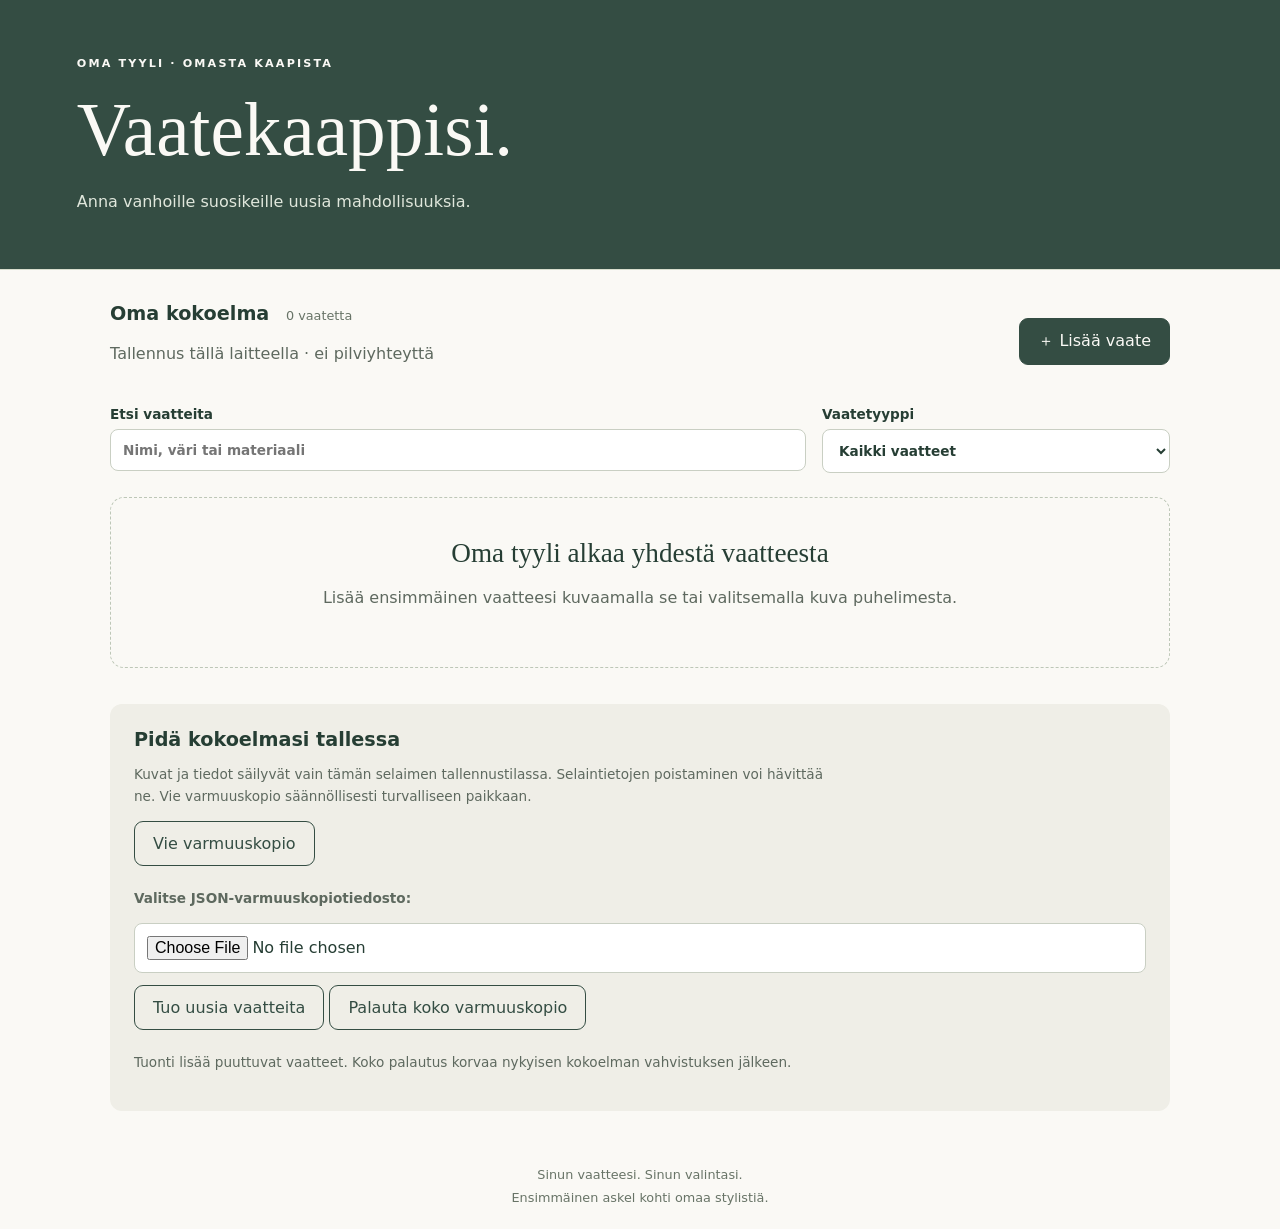
<file: index.html>
<!doctype html>
<html lang="fi"><meta charset="utf-8"><meta name="viewport" content="width=device-width,initial-scale=1"><meta name="theme-color" content="#344d43"><title>Oma vaatekaappi</title><link rel="stylesheet" href="style.css">
<header><span>OMA TYYLI · OMASTA KAAPISTA</span><h1>Vaatekaappisi.</h1><p>Anna vanhoille suosikeille uusia mahdollisuuksia.</p></header>
<main><section class="toolbar"><div><h2>Oma kokoelma <small id="count">0 vaatetta</small></h2><p id="status" role="status" aria-live="polite">Avataan vaatekaappia…</p></div><button id="add" disabled>＋ Lisää vaate</button></section>
<section class="filters"><label>Etsi vaatteita<input id="search" type="search" placeholder="Nimi, väri tai materiaali"></label><label>Vaatetyyppi<select id="filter"><option value="">Kaikki vaatteet</option></select></label></section>
<section id="collection" class="grid" aria-label="Vaatteet"></section>
<section class="backup"><h2>Pidä kokoelmasi tallessa</h2><p>Kuvat ja tiedot säilyvät vain tämän selaimen tallennustilassa. Selaintietojen poistaminen voi hävittää ne. Vie varmuuskopio säännöllisesti turvalliseen paikkaan.</p><button id="export" class="secondary" disabled>Vie varmuuskopio</button><p><strong>Valitse JSON-varmuuskopiotiedosto:</strong></p><input id="restore" type="file" accept=".json,application/json" disabled style="display:block;max-width:100%;margin:12px 0;"><button id="import-new" class="secondary" disabled>Tuo uusia vaatteita</button> <button id="replace-all" class="secondary" disabled>Palauta koko varmuuskopio</button><p>Tuonti lisää puuttuvat vaatteet. Koko palautus korvaa nykyisen kokoelman vahvistuksen jälkeen.</p></section></main>
<dialog id="editor"><form id="form"><div class="dialog-head"><h2 id="form-title">Lisää vaate</h2><button type="button" id="close" class="secondary" aria-label="Sulje">✕</button></div><input id="item-id" type="hidden"><div class="photo"><img id="preview" alt="Valitun vaatteen esikatselu" hidden><p id="photo-hint">Aloita vaatteen kuvasta</p></div><div class="photo-actions"><label class="file-button">Ota kuva<input id="camera" type="file" accept="image/*" capture="environment"></label><label class="file-button">Valitse kuva<input id="photo" type="file" accept="image/*"></label></div><label>Nimi<input id="name" maxlength="100" required placeholder="Esim. pehmeä arkineule"></label><div class="fields"><label>Vaatetyyppi<select id="category" required></select></label><label>Väri<select id="color"></select></label><label>Materiaali<select id="material"></select></label><label>Kunto<select id="condition"></select></label><label>Arvioitu ikä<select id="age"></select></label></div><label>Omat muistiinpanot<textarea id="notes" maxlength="1000" rows="3" placeholder="Istuvuus, hoito-ohje tai muu tärkeä asia"></textarea></label><p id="form-error" role="alert"></p><div class="actions"><button id="save" type="submit">Tallenna vaate</button><button id="delete" class="danger" type="button" hidden>Poista vaate</button></div><section id="delete-confirmation" class="delete-confirmation" aria-labelledby="delete-title" hidden><h3 id="delete-title">Poistetaanko tämä vaate ja sen kuva?</h3><p>Poistoa ei voi perua ilman varmuuskopiota.</p><div class="actions"><button id="confirm-delete" type="button" class="danger">Poista pysyvästi</button><button id="cancel-delete" type="button" class="secondary">Peruuta poisto</button></div></section></form></dialog>
<dialog id="confirmation" aria-labelledby="confirmation-title"><h2 id="confirmation-title">Vahvista toiminto</h2><p id="confirmation-message"></p><div class="actions"><button id="confirm-yes" type="button">Vahvista</button><button id="confirm-no" type="button" class="secondary">Peruuta</button></div></dialog>
<footer>Sinun vaatteesi. Sinun valintasi. <span>Ensimmäinen askel kohti omaa stylistiä.</span></footer><script type="module" src="app.js"></script></html>
</file>
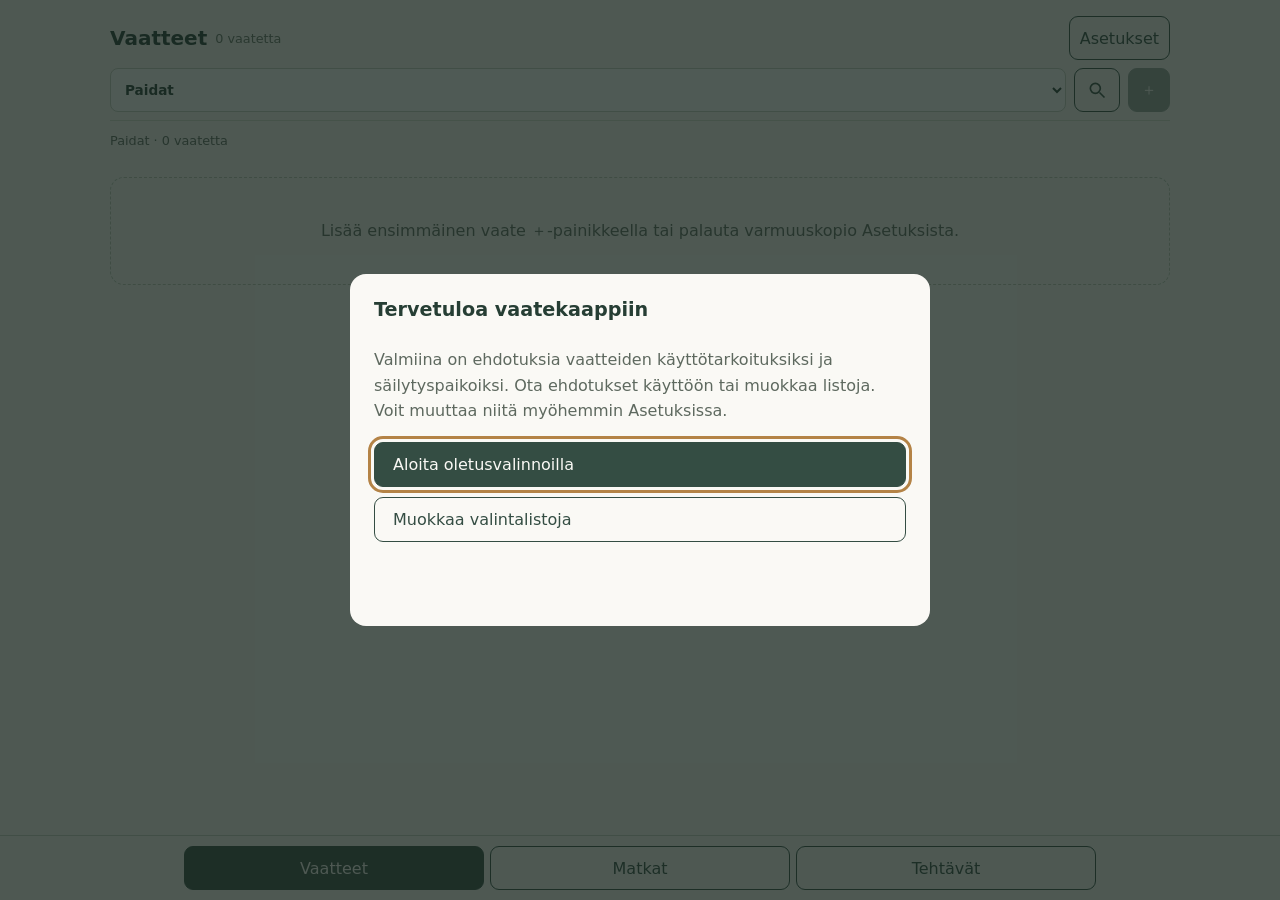
<file: puhelintesti/index.html>
<!doctype html><html lang="fi"><meta charset="utf-8"><meta name="viewport" content="width=device-width,initial-scale=1"><meta name="theme-color" content="#344d43"><title>Oma vaatekaappi</title><link rel="stylesheet" href="style.css"><link rel="stylesheet" href="phone.css?v=23">
<body autocapitalize="sentences">
<main id="wardrobe-view" class="compact-main">
<div class="browse-tools">
<div class="compact-title"><h1 id="view-title">Vaatekaappi</h1><small id="total"></small><button id="settings-open" class="secondary" disabled>Asetukset</button></div>
<div class="compact-controls"><label><span class="visually-hidden">Vaateryhmä</span><select id="group-filter"><option value="Paidat">Paidat</option></select></label><button id="search-toggle" class="secondary" aria-expanded="false" aria-controls="search-panel" aria-label="Haku" title="Haku"><svg viewBox="0 0 24 24" width="20" height="20" fill="none" stroke="currentColor" stroke-width="2" aria-hidden="true"><circle cx="10" cy="10" r="6"></circle><path d="m15 15 6 6"></path></svg></button><button id="new" disabled aria-label="Lisää vaate">＋</button></div>
<div id="search-panel" hidden><label>Hae valituista vaatteista<input id="query" type="search" autocapitalize="off" placeholder="Nimi, väri, merkki…"></label><label>Alatyyppi<select id="type-filter"><option value="">Kaikki</option></select></label><p id="search-scope" hidden>Haku rajautuu valittuun vaateryhmään ja alatyyppiin.</p></div>
<button id="active" class="secondary" hidden>Takaisin vaatekaappiin</button>
</div>
<p id="message" role="status" aria-live="polite">Avataan vaatekaappia…</p><p id="visible-count"></p><section id="cards" class="grid" aria-label="Vaatteet"></section>
</main>

<main id="trip-view" class="compact-main" hidden>
<div class="compact-title"><h1>Matkat</h1><button id="trip-settings" class="secondary">Asetukset</button></div>
<div id="trip-home" class="trip-heading"><label>Matka<select id="trip-picker"></select></label><button id="trip-new">＋ Uusi matka</button></div>
<p id="trip-status" role="status" aria-live="polite"></p><section id="trip-content" hidden>
<div class="trip-open-header"><h2 id="trip-name"></h2><div class="trip-header-actions" role="group" aria-label="Matkan toiminnot"><button id="trip-edit" type="button" class="secondary" aria-label="Muokkaa matkaa" title="Muokkaa matkaa"><svg viewBox="0 0 24 24" width="20" height="20" fill="none" stroke="currentColor" stroke-width="1.8" aria-hidden="true"><path d="m15 4 5 5M4 20l4-1L20 7a3 3 0 0 0-4-4L4 15z"></path></svg></button><button id="trip-archive" type="button" class="secondary" aria-label="Arkistoi matka" title="Arkistoi matka"><svg viewBox="0 0 24 24" width="20" height="20" fill="none" stroke="currentColor" stroke-width="1.8" aria-hidden="true"><path d="M4 9h16v12H4zM3 3h18v6H3zM9 13h6"></path></svg></button><button id="trip-close" class="secondary">Sulje matka</button></div></div><p id="trip-dates"></p>
<div class="trip-tabs-row"><div class="tabs" role="group" aria-label="Pakkaamisen vaihe"><button id="trip-planned" class="secondary" aria-pressed="true">Pakkauslista</button><button id="trip-packed" class="secondary" aria-pressed="false">Pakatut</button></div><button id="trip-export" type="button" class="secondary" aria-label="Lataa tavaraluettelo" title="Lataa tavaraluettelo"><svg viewBox="0 0 24 24" width="20" height="20" fill="none" stroke="currentColor" stroke-width="1.8" aria-hidden="true"><path d="M12 3v12m-5-5 5 5 5-5M4 16v5h16v-5"></path></svg><span>Lataa tavaraluettelo</span></button></div>
<div id="trip-add-actions"><h3 class="trip-add-heading">Lisää pakkauslistaan</h3><div class="trip-buttons"><button id="trip-clothes" class="secondary">Vaatteita</button><button id="trip-other" class="secondary">Muita tavaroita</button><button id="trip-reuse" class="secondary">Poimi vanhalta listalta</button></div></div><p id="trip-count" aria-live="polite"></p><progress id="trip-progress" max="1" value="0" aria-label="Pakkaamisen eteneminen" hidden></progress><div id="trip-items"></div>
</section></main>
<main id="actions-view" class="compact-main" hidden><div class="compact-title"><h1>Tehtävät</h1><button id="actions-settings" class="secondary">Asetukset</button></div><label>Valitse tehtävä<select id="action-filter"><option value="">Kaikki tehtävät</option></select></label><p id="actions-count"></p><p id="actions-message" role="status" aria-live="polite"></p><div id="actions-items"></div></main>
<div id="task-toast" class="task-toast" role="status" aria-live="polite" hidden><span class="task-toast-icon" aria-hidden="true">👍</span><span>Hienoa! Tehtävä suoritettu.</span></div>
<nav class="bottom-nav" aria-label="Päänavigaatio"><button id="nav-wardrobe" aria-current="page">Vaatteet</button><button id="nav-trips" class="secondary">Matkat</button><button id="nav-actions" class="secondary">Tehtävät</button></nav>
<dialog id="trip-editor"><form id="trip-form"><div class="dialog-head"><h2 id="trip-form-title">Uusi matka</h2><button type="button" id="trip-editor-close" class="secondary">Sulje</button></div><label>Matkan nimi<input id="trip-edit-name" maxlength="150" required></label><label>Kohde (vapaaehtoinen)<input id="trip-destination" maxlength="200"></label><div class="fields"><label>Lähtöpäivä<input id="trip-start" type="date" lang="fi-FI" required></label><label>Paluupäivä<input id="trip-end" type="date" lang="fi-FI" required></label></div><p id="trip-duration"></p><p id="trip-form-error" role="alert"></p><button type="submit">Tallenna matka</button></form></dialog>
<dialog id="trip-add-dialog"><div class="dialog-head"><h2 id="trip-add-title">Lisää matkalle</h2><button id="trip-add-close" class="secondary">Sulje</button></div><div id="trip-add-body"></div><p id="trip-add-error" role="alert"></p><button id="trip-add-confirm">Lisää valitut (0)</button></dialog>
<dialog id="settings-dialog"><div class="dialog-head"><h2 id="settings-title">Asetukset</h2><button id="settings-close" class="secondary">Sulje</button></div>
<p id="setup-intro" hidden>Valmiina on ehdotuksia vaatteiden käyttötarkoituksiksi ja säilytyspaikoiksi. Ota ehdotukset käyttöön tai muokkaa listoja. Voit muuttaa niitä myöhemmin Asetuksissa.</p><div id="setup-actions" class="settings-links" hidden><button id="setup-start">Aloita oletusvalinnoilla</button><button id="setup-edit" class="secondary">Muokkaa valintalistoja</button><p id="setup-error" role="alert"></p></div><div id="settings-links" class="settings-links"><button id="backup-open" class="secondary">Varmuuskopiointi ja palautus</button><button id="history-open" class="secondary">Historia ja koosteet</button><button id="lists-open" class="secondary">Valintalistat</button></div></dialog>
<dialog id="backup-dialog"><div class="dialog-head"><h2>Varmuuskopiointi ja palautus</h2><button id="backup-close" class="secondary">Sulje</button></div>
<p id="backup-message" role="status" aria-live="polite"></p><section class="backup-section"><h3>Lataa varmuuskopio</h3><p>Lataa kaikki vaatteet, matkat ja valintalistat yhteen tiedostoon. Säilytä tiedosto myös toisella laitteella. Tämä sovellus ei synkronoi laitteiden tietoja automaattisesti.</p><button id="export-phone" class="secondary" disabled>Lataa varmuuskopio</button></section><section class="backup-section"><h3>Palauta varmuuskopiosta</h3><p>Valitse aiemmin lataamasi uusin varmuuskopiotiedosto. Ensimmäisellä käyttökerralla voit ottaa sen avulla kokoelmasi käyttöön.</p><label>Valitse varmuuskopiotiedosto<input id="snapshot" type="file" accept=".json,application/json" disabled></label><p id="restore-summary"></p><label id="backup-ack-row" hidden><input id="backup-ack" type="checkbox"> Ymmärrän, että palautus korvaa nykyisen kokoelman.</label><button id="restore-phone" disabled>Palauta valittu varmuuskopio</button><p class="notice">Palautus korvaa nykyisen kokoelman eikä yhdistä eri laitteilla tehtyjä muutoksia. Tiedosto sisältää vaatteet, matkat ja valintalistat.</p></section></dialog>
<dialog id="lists-dialog"><div class="dialog-head"><h2>Valintalistat</h2><button id="lists-close" class="secondary">Sulje</button></div><form id="settings-form"><p>Yksi vaihtoehto riville. Voit lisätä, nimetä uudelleen ja poistaa vaihtoehtoja. Muutokset eivät muuta vaatteisiin jo tallennettuja tietoja.</p><label>Säilytyspaikat<textarea id="settings-storage" rows="5"></textarea></label><label>Käyttötarkoitukset<textarea id="settings-purposes" rows="7"></textarea></label><p id="settings-error" role="alert"></p><button id="save-settings" type="submit">Tallenna valintalistat</button></form></dialog>
<dialog id="history-dialog"><div class="dialog-head"><h2>Historia ja koosteet</h2><button id="history-close" class="secondary">Sulje</button></div><div id="history-tabs" class="tabs" role="group" aria-label="Historia ja koosteet"><button type="button" class="secondary" data-history-tab="archive" aria-pressed="true">Arkisto</button><button type="button" class="secondary" data-history-tab="tasks" aria-pressed="false">Suoritetut tehtävät</button><button type="button" class="secondary" data-history-tab="purchases" aria-pressed="false">Kooste ostoista</button></div><section id="history-archive" class="history-panel"><div class="tabs" role="group" aria-label="Arkiston sisältö"><button type="button" class="secondary" data-archive-tab="garments" aria-pressed="true">Vaatteet</button><button type="button" class="secondary" data-archive-tab="trips" aria-pressed="false">Matkat</button></div><div id="history-garments"></div><div id="history-trips" hidden></div></section><section id="history-tasks" class="history-panel" hidden><div id="completed-tasks"></div></section><section id="history-purchases" class="history-panel" hidden><div id="purchase-summary"></div></section></dialog>
<dialog id="garment-view" aria-labelledby="garment-view-title"><div class="dialog-head"><div class="view-actions"><button id="garment-view-edit" type="button" class="secondary" aria-label="Muokkaa vaatetta" title="Muokkaa vaatetta"><svg viewBox="0 0 24 24" width="20" height="20" fill="none" stroke="currentColor" stroke-width="1.8" aria-hidden="true"><path d="m15 4 5 5M4 20l4-1L20 7a3 3 0 0 0-4-4L4 15z"></path></svg></button><button id="garment-view-close" type="button" class="secondary">Sulje</button></div></div><div class="photo"><img id="garment-view-image" alt=""></div><h2 id="garment-view-title">Vaate</h2><dl id="garment-view-basics"></dl><div id="garment-view-details"></div></dialog>
<dialog id="phone-editor"><form id="phone-form"><div class="dialog-head"><h2 id="editor-title">Vaate</h2><div class="editor-head-actions"><button id="save-phone-top" type="submit">Tallenna ja sulje</button><button type="button" id="close-phone" class="secondary">Sulje tallentamatta</button></div></div><div class="photo"><img id="phone-image" alt="Vaatteen kuva" hidden></div><div class="photo-actions"><label class="file-button">Ota kuva<input id="take-photo" type="file" accept="image/*" capture="environment"></label><label class="file-button">Valitse kuva<input id="choose-photo" type="file" accept="image/*"></label></div>
<label>Nimi<input id="edit-name" maxlength="100" placeholder="Nimen voi jättää uutena automaattiseksi"></label><label>Merkki<input id="edit-brand" maxlength="500"></label><div class="fields"><label>Vaateryhmä<select id="edit-group" required></select></label><label>Alakategoria / vaatetyyppi<select id="edit-type" required></select></label><label>Pääväri<select id="edit-color"></select></label><label>Kunto<select id="edit-condition"></select></label></div><label>Säilytyspaikka<select id="edit-storage"></select></label><div id="usage-fields"><fieldset><legend>Tehtävät</legend><div id="action-choices" class="choice-list"></div></fieldset><fieldset><legend>Käyttötarkoitukset</legend><div id="purpose-choices" class="choice-list"></div></fieldset><fieldset><legend>Vuodenajat</legend><div id="season-choices" class="choice-list"></div></fieldset></div><div id="purchase-fields"><label>Hankintahinta (€)<input id="edit-purchase-price" type="text" inputmode="decimal" placeholder="esim. 24,90"></label><label>Ostovuosi<select id="edit-purchase-year"></select></label><label>Ostopäivämäärä (vapaaehtoinen)<input id="edit-purchase-date" type="date"></label><p id="purchase-hint"></p></div><div id="care-fields"><label>Pesulämpötila<select id="care-wash"></select></label><label>Rumpukuivaus<select id="care-dry"></select></label><label>Silitys<select id="care-iron"></select></label></div><label>Huomiot<textarea id="edit-notes" rows="3" maxlength="1000"></textarea></label>
<h3>Lisätiedot</h3><div id="detail-groups"></div><datalist id="material-options"><option value="Puuvilla"><option value="Villa"><option value="Pellava"><option value="Silkki"><option value="Viskoosi"><option value="Polyesteri"><option value="Polyamidi"><option value="Elastaani"><option value="Akryyli"><option value="Nahka"><option value="Untuva"><option value="Lyocell"><option value="Modal"><option value="Sekoite"><option value="Muu"></datalist><p id="edit-error" role="alert"></p><div class="actions"><button id="save-phone" type="submit">Tallenna ja sulje</button><button id="close-phone-bottom" type="button" class="secondary">Sulje tallentamatta</button><button id="archive-phone" class="secondary" type="button" hidden>Siirrä arkistoon</button><button id="unarchive-phone" class="secondary" type="button" hidden>Palauta vaatekaappiin</button></div></form></dialog>
<dialog id="phone-confirm"><h2 id="confirm-title">Vahvista</h2><p id="confirm-message"></p><div class="actions"><button id="confirm-phone">Vahvista</button><button id="cancel-phone" class="secondary">Peruuta</button></div></dialog><footer>Paikallinen testiversio · ei pilvitallennusta</footer><script type="module" src="phone.js?v=21"></script></html>
<!-- Julkaisun uusi yritys 12.11.2026 -->
</file>
<file: style.css>
:root{font-family:system-ui,sans-serif;color:#263e34;background:#faf9f5;font-size:16px}
*{box-sizing:border-box}
body{margin:0}
header{background:#344d43;color:#faf9f5;padding:52px max(6vw,20px) 38px;border-bottom:1px solid #d8dece}
header span{font-size:.7rem;letter-spacing:.19em;font-weight:700}
h1{font-family:Georgia,serif;font-weight:400;font-size:clamp(2.7rem,7vw,4.7rem);margin:16px 0}
h2{font-size:1.2rem;margin:0 0 10px}
p{line-height:1.6;color:#5e695f}
main{max-width:1100px;margin:auto;padding:32px 20px}
.toolbar{display:flex;align-items:center;justify-content:space-between;gap:16px}
small{font-size:.8rem;color:#687467;margin-left:10px;font-weight:400}
button,.file-button{font:inherit;border:1px solid #344d43;border-radius:9px;padding:12px 18px;cursor:pointer;background:#344d43;color:white;display:inline-block;text-align:center}
button:disabled{opacity:.5;cursor:wait}
.secondary,.file-button{background:transparent;color:#344d43}
.filters{display:grid;grid-template-columns:2fr 1fr;gap:16px;margin:24px 0}
label{display:block;font-size:.85rem;font-weight:600}
input,select,textarea{font:inherit;width:100%;display:block;border:1px solid #c9cfc3;border-radius:8px;background:#fff;padding:12px;margin-top:7px;color:#263e34}
input[type=file]{position:absolute;width:1px;height:1px;opacity:0;overflow:hidden}
.file-button:focus-within{outline:3px solid #b48346;outline-offset:3px}
.grid{display:grid;grid-template-columns:repeat(auto-fill,minmax(200px,1fr));gap:20px;min-height:140px}
.card{padding:0;background:white;border:1px solid #e0e3da;overflow:hidden;color:inherit;text-align:left;box-shadow:0 3px 12px #263e3408}
.card img{width:100%;aspect-ratio:4/5;object-fit:cover;background:#eee}
.card div{padding:16px}
.card h3{margin:0 0 7px;font-size:1rem}
.card p{margin:0;font-size:.85rem}
.empty{grid-column:1/-1;text-align:center;border:1px dashed #bdc7b7;border-radius:14px;padding:40px 20px}
.empty strong{display:block;font-family:Georgia,serif;font-size:1.7rem;font-weight:400}
.backup{margin-top:36px;padding:24px;background:#efeee7;border-radius:12px}
.backup p{font-size:.85rem;max-width:700px}
.backup button,.backup .file-button{margin-bottom:8px}
dialog{border:0;border-radius:16px;padding:24px;width:min(96%,580px);max-height:92dvh;color:inherit;background:#faf9f5}
dialog::backdrop{background:#16251ec0}
.dialog-head{display:flex;justify-content:space-between;align-items:center}
.photo{margin-top:18px;min-height:130px;background:#e9ecdf;border-radius:10px;text-align:center;display:grid;place-items:center}
.photo img{max-height:230px;max-width:100%;border-radius:10px}
.photo-actions{display:flex;gap:10px;margin:12px 0 20px}
.fields{display:grid;grid-template-columns:1fr 1fr;gap:14px;margin:16px 0}
.actions{display:flex;gap:10px;margin-top:16px}
.danger{background:transparent;border-color:#9c4337;color:#9c4337}
#form-error{color:#9c4337}
footer{text-align:center;font-size:.8rem;padding:24px;color:#687467}
footer span{display:block;margin-top:8px}
:focus-visible{outline:3px solid #b48346;outline-offset:3px}
[hidden]{display:none!important}
@media(max-width:500px){
  header{padding-top:32px}
  .toolbar{align-items:flex-start;flex-direction:column}
  .toolbar button{width:100%}
  .grid{grid-template-columns:repeat(2,minmax(0,1fr));gap:12px}
  .filters{grid-template-columns:1fr}
  main{padding:24px 16px}
  .card div{padding:12px}
  .backup{padding:20px}
  .actions{flex-direction:column}
}
header p{color:#e0e7dc}
header h1,header span{color:#faf9f5}

/* Varmuuskopion tiedostonvalitsin on näkyvä, kuvapainikkeiden valitsimet piilotettuja. */
#restore{position:static;width:100%;height:auto;opacity:1;overflow:visible}
:root{color-scheme:light}
button:not(.secondary):not(.danger):not(.card){color:#faf9f5}

.delete-confirmation{margin-top:20px;padding:16px;border:1px solid #9c4337;border-radius:10px;background:#fff5f1;color:#263e34}
.delete-confirmation h3{margin-top:0;font-size:1rem}
</file>
<file: puhelintesti/style.css>
:root{font-family:system-ui,sans-serif;color:#263e34;background:#faf9f5;font-size:16px}*{box-sizing:border-box}body{margin:0}header{background:#344d43;color:#faf9f5;padding:52px max(6vw,20px) 38px;border-bottom:1px solid #d8dece}header span{font-size:.7rem;letter-spacing:.19em;font-weight:700}h1{font-family:Georgia,serif;font-weight:400;font-size:clamp(2.7rem,7vw,4.7rem);margin:16px 0}h2{font-size:1.2rem;margin:0 0 10px}p{line-height:1.6;color:#5e695f}main{max-width:1100px;margin:auto;padding:32px 20px}.toolbar{display:flex;align-items:center;justify-content:space-between;gap:16px}small{font-size:.8rem;color:#687467;margin-left:10px;font-weight:400}button,.file-button{font:inherit;border:1px solid #344d43;border-radius:9px;padding:12px 18px;cursor:pointer;background:#344d43;color:white;display:inline-block;text-align:center}button:disabled{opacity:.5;cursor:wait}.secondary,.file-button{background:transparent;color:#344d43}.filters{display:grid;grid-template-columns:2fr 1fr;gap:16px;margin:24px 0}label{display:block;font-size:.85rem;font-weight:600}input,select,textarea{font:inherit;width:100%;display:block;border:1px solid #c9cfc3;border-radius:8px;background:#fff;padding:12px;margin-top:7px;color:#263e34}.file-button input[type=file]{position:absolute;width:1px;height:1px;opacity:0;overflow:hidden}.file-button:focus-within{outline:3px solid #b48346;outline-offset:3px}.grid{display:grid;grid-template-columns:repeat(auto-fill,minmax(200px,1fr));gap:20px;min-height:140px}.card{padding:0;background:white;border:1px solid #e0e3da;overflow:hidden;color:inherit;text-align:left;box-shadow:0 3px 12px #263e3408}.card img{width:100%;aspect-ratio:4/5;object-fit:cover;background:#eee}.card div{padding:16px}.card h3{margin:0 0 7px;font-size:1rem}.card p{margin:0;font-size:.85rem}.empty{grid-column:1/-1;text-align:center;border:1px dashed #bdc7b7;border-radius:14px;padding:40px 20px}.empty strong{display:block;font-family:Georgia,serif;font-size:1.7rem;font-weight:400}.backup{margin-top:36px;padding:24px;background:#efeee7;border-radius:12px}.backup p{font-size:.85rem;max-width:700px}.backup button,.backup .file-button{margin-bottom:8px}dialog{border:0;border-radius:16px;padding:24px;width:min(96%,580px);max-height:92dvh;color:inherit;background:#faf9f5}dialog::backdrop{background:#16251ec0}.dialog-head{display:flex;justify-content:space-between;align-items:center}.photo{margin-top:18px;min-height:130px;background:#e9ecdf;border-radius:10px;text-align:center;display:grid;place-items:center}.photo img{max-height:230px;max-width:100%;border-radius:10px}.photo-actions{display:flex;gap:10px;margin:12px 0 20px}.fields{display:grid;grid-template-columns:1fr 1fr;gap:14px;margin:16px 0}.actions{display:flex;gap:10px;margin-top:16px}.danger{background:transparent;border-color:#9c4337;color:#9c4337}#form-error{color:#9c4337}footer{text-align:center;font-size:.8rem;padding:24px;color:#687467}footer span{display:block;margin-top:8px}:focus-visible{outline:3px solid #b48346;outline-offset:3px}[hidden]{display:none!important}@media(max-width:500px){header{padding-top:32px}.toolbar{align-items:flex-start;flex-direction:column}.toolbar button{width:100%}.grid{grid-template-columns:repeat(2,minmax(0,1fr));gap:12px}.filters{grid-template-columns:1fr}main{padding:24px 16px}.card div{padding:12px}.backup{padding:20px}.actions{flex-direction:column}}

header p{color:#e0e7dc}header h1,header span{color:#faf9f5}

/* Varmuuskopion tiedostonvalitsin on näkyvä, kuvapainikkeiden valitsimet piilotettuja. */
#restore{position:static;width:100%;height:auto;opacity:1;overflow:visible}
:root{color-scheme:light}
button:not(.secondary):not(.danger):not(.card){color:#faf9f5}

.delete-confirmation{margin-top:20px;padding:16px;border:1px solid #9c4337;border-radius:10px;background:#fff5f1;color:#263e34}.delete-confirmation h3{margin-top:0;font-size:1rem}
</file>
<file: puhelintesti/phone.css>
.notice{padding:14px;background:#e8eddf;border-radius:10px}.tabs{display:flex;gap:12px;margin-top:20px}.tabs [aria-pressed=true]{background:#344d43;color:#faf9f5}.filters{grid-template-columns:2fr 1fr 1fr}#phone-editor table{width:100%;border-collapse:collapse;font-size:.85rem}#phone-editor th,#phone-editor td{border-bottom:1px solid #d8dece;text-align:left;padding:10px 5px;vertical-align:top;white-space:pre-wrap;overflow-wrap:anywhere}#phone-editor th{width:40%}details{margin:20px 0}summary{cursor:pointer;font-weight:600;padding:10px 0}#edit-error{color:#9c4337}#backup-ack{display:inline-block;width:auto;margin-right:8px}.backup label{margin:18px 0}.photo img{object-fit:contain}button,input,select,textarea{min-height:44px}.grid .card img{object-fit:contain}.card p{overflow-wrap:anywhere}@media(max-width:600px){.filters{grid-template-columns:1fr}.tabs button{flex:1;padding:12px 8px}.backup>button{width:100%}.fields{grid-template-columns:1fr}#phone-editor{padding:18px}h1{font-size:2.8rem}}

/* Puhelimen kortit: pitkät nimet rivittyvät ja kuvat alkavat samalta korkeudelta. */
.grid .card{display:flex;flex-direction:column;justify-content:flex-start;align-items:stretch;min-width:0;white-space:normal;overflow-wrap:anywhere}
.grid .card>img{display:block;flex:none;width:100%;height:auto;aspect-ratio:4/5;object-fit:contain;object-position:center}
.grid .card>div{width:100%;min-width:0}
.grid .card h3,.grid .card p{white-space:normal;overflow-wrap:anywhere}

/* Ryhmäkohtainen selailu ja aina saatavilla olevat päätoiminnot. */
.browse-tools{position:sticky;top:0;z-index:5;background:#faf9f5;padding:12px 0;border-bottom:1px solid #d8dece}
.browse-actions{display:flex;flex-wrap:wrap;gap:8px}
#group-shortcuts{display:flex;gap:8px;overflow-x:auto;padding:12px 0 4px}
#group-shortcuts button{flex:none;white-space:nowrap}
#group-shortcuts [aria-pressed=true]{background:#344d43;color:#faf9f5}
.browse-tools .filters{margin:12px 0 0}
#search-scope{font-size:.85rem;margin:8px 0 0}
#visible-count{scroll-margin-top:350px}
#backup-panel{margin:0 0 16px}
@media(max-width:600px){.browse-tools .toolbar{flex-direction:row;align-items:center;flex-wrap:wrap}.browse-tools .toolbar h2{margin:0}.browse-actions{width:100%}.browse-tools .toolbar button{width:auto;flex:1;padding:10px}.browse-tools .tabs{margin-top:10px}.browse-tools .filters{grid-template-columns:1fr 1fr;gap:8px}.browse-tools .filters>label:first-child{grid-column:1/-1}.browse-tools input,.browse-tools select{padding:8px}.browse-tools #group-shortcuts button{padding:8px 12px}}

/* Tiivis vaatekaappi: asetukset ja varmuuskopiointi avautuvat erikseen. */
.compact-main{padding-top:8px}
.compact-title{display:flex;align-items:center;gap:8px;margin-bottom:8px}
.compact-title h1{font:600 1.25rem system-ui,sans-serif;margin:0}
.compact-title small{margin:0}
.compact-title>button{margin-left:auto;padding:8px 10px}
.compact-controls{display:flex;align-items:end;gap:8px}
.compact-controls>label{flex:1;min-width:0}
.compact-controls select{margin:0;padding:10px}
.compact-controls>button{padding:10px 12px}
.browse-tools{padding:8px 0}
#search-panel{display:grid;grid-template-columns:2fr 1fr;gap:10px;padding-top:12px}
#search-scope{grid-column:1/-1}
#visible-count{font-size:.8rem;margin:10px 0;scroll-margin-top:140px}
#message{font-size:.85rem}
#message:empty{display:none}
.visually-hidden{position:absolute;width:1px;height:1px;padding:0;margin:-1px;overflow:hidden;clip-path:inset(50%);white-space:nowrap}
.settings-links{display:grid;gap:10px;margin:18px 0}
.settings-links>button{text-align:left}
#settings-form label{margin:16px 0}
#settings-error{color:#9c4337}
fieldset{min-width:0;margin:16px 0;padding:12px;border:1px solid #c9cfc3;border-radius:8px}
legend{font-weight:600;font-size:.9rem}
.choice-list{display:flex;flex-wrap:wrap;gap:8px}
.choice-list button{padding:8px 12px;overflow-wrap:anywhere;max-width:100%}
.choice-list [aria-pressed=true]{background:#344d43;color:#faf9f5}
#backup-dialog{width:min(96%,620px)}
#backup-panel{padding:0;background:transparent}
.backup-section{margin:18px 0;padding:14px;border:1px solid #d8dece;border-radius:12px;background:#fff}
.backup-section h3{margin:0 0 8px;font-size:1rem}
.backup-section p{font-size:.9rem;line-height:1.5}
#history-dialog,#lists-dialog{width:min(96%,760px);max-height:min(90dvh,900px);overflow:auto}
#history-tabs{display:grid;grid-template-columns:repeat(3,minmax(0,1fr));gap:8px;margin:12px 0 18px}
#history-tabs button,.history-panel>.tabs button{padding:10px 8px}
.history-panel>.tabs{margin:8px 0 16px}
.history-row{display:flex;align-items:center;gap:12px;margin:10px 0;padding:12px;border:1px solid #d8dece;border-radius:10px;background:#fff;overflow-wrap:anywhere}
.history-row>img{width:58px;height:72px;flex:none;object-fit:contain}
.history-row-body{flex:1;min-width:0}
.history-row-body>p{margin:6px 0;font-size:.86rem;overflow-wrap:anywhere}
.history-row-body>strong{display:block;overflow-wrap:anywhere}
.history-actions{display:flex;flex-wrap:wrap;gap:8px;margin-top:10px}
#purchase-summary .notice p{margin:5px 0}
#purchase-summary h3{margin:18px 0 8px}
#purchase-summary .purchase-year{margin:10px 0;padding:10px 14px;border:1px solid #d8dece;border-radius:10px;background:#fff}
#purchase-summary .purchase-year>summary{padding:4px 0;font-weight:650}
#purchase-summary .purchase-year ul{margin:10px 0 4px;padding:0;list-style:none}
#purchase-summary .purchase-year li{display:flex;flex-direction:column;gap:3px;padding:9px 0;border-top:1px solid #e4e7df}
#purchase-summary .purchase-year li span{font-size:.86rem;color:#687467}
#active{margin-top:8px}
@media(max-width:360px){.compact-title{flex-wrap:wrap}.compact-title h1{font-size:1.1rem}.compact-title small{font-size:.75rem}.compact-title>button{font-size:.8rem}.compact-controls{gap:6px}.compact-controls>button{padding:10px 8px}}
@media(max-height:500px){.browse-tools{position:static}}
#phone-editor select{min-width:0;max-width:100%}
#phone-editor .fields>label{min-width:0}

/* Matkat ja pakkauslista. */
body{padding-bottom:calc(82px + env(safe-area-inset-bottom))}
.bottom-nav{position:fixed;bottom:0;left:0;right:0;z-index:10;display:flex;gap:8px;justify-content:center;background:#faf9f5;border-top:1px solid #c9cfc3;padding:10px 16px calc(10px + env(safe-area-inset-bottom))}
.bottom-nav button{flex:1;max-width:300px}
.trip-heading{display:flex;gap:12px;align-items:end}.trip-heading>label{flex:1;min-width:0}.trip-heading button{padding:12px}
.trip-buttons{display:flex;flex-wrap:wrap;gap:8px;margin:12px 0}.trip-buttons button{padding:10px 12px}
.packing-row{display:flex;gap:12px;background:white;border:1px solid #e0e3da;border-radius:10px;padding:12px;margin:10px 0;overflow-wrap:anywhere}
.packing-row>img{width:64px;height:80px;object-fit:contain;flex:none}.packing-info{flex:1;min-width:0}.packing-info p{margin:5px 0;font-size:.8rem}
.packed-control{display:flex;align-items:center;gap:8px;margin:10px 0}.packed-control input,.trip-choice input{width:22px;height:22px;min-height:22px;flex:none;margin:0}
.small-button{padding:6px 10px;font-size:.8rem}.trip-choice{display:flex;align-items:center;gap:10px;padding:10px 0;border-bottom:1px solid #d8dece;overflow-wrap:anywhere}.trip-choice img{width:48px;height:60px;object-fit:contain;flex:none}.trip-choice span{min-width:0}
.trip-picker-controls{position:sticky;top:0;background:#faf9f5;padding:8px 0;z-index:1}.trip-choices{margin:12px 0}#trip-add-confirm{position:sticky;bottom:0;width:100%;margin-top:16px}#trip-add-error,#trip-form-error{color:#9c4337}#trip-form label,#trip-add-body>label{margin-top:14px}#trip-picker{min-width:0;max-width:100%}
@media(max-width:360px){.trip-heading{align-items:stretch;flex-direction:column}.trip-buttons button{flex:1}}

/* Matkan otsikko ja vaatevalinnan näkymä. */
.trip-open-header{display:flex;align-items:center;justify-content:space-between;gap:12px}
.trip-open-header h2{margin:0;overflow-wrap:anywhere;min-width:0}
.trip-open-header button{flex:none;padding:8px 12px}
#trip-add-dialog[open]{display:flex;flex-direction:column;overflow:hidden;height:min(92dvh,800px);width:min(96%,580px);padding:clamp(12px,4vw,24px)}
#trip-add-dialog>.dialog-head,#trip-add-error,#trip-add-confirm{flex:none}
#trip-add-dialog>.dialog-head{gap:12px}
#trip-add-dialog .dialog-head h2{font-size:1.1rem}
#trip-add-dialog :focus-visible{outline-offset:-3px}
#trip-add-body{overflow:auto;min-height:0;flex:1}
#trip-add-confirm{position:static;margin-top:8px}
#trip-add-error{margin:0;font-size:.85rem}
.trip-picker-controls{display:grid;grid-template-columns:minmax(0,1fr) auto;gap:8px;align-items:center;width:100%;min-width:0}
#trip-clothes-group{width:100%;min-width:0;margin:0}
#trip-search-toggle,#search-toggle{display:inline-flex;align-items:center;justify-content:center}

/* Tiiviit tavararivit; roskiskuvakkeella säilyy 44 px kosketusalue. */
.packing-row{position:relative;gap:10px;padding:10px;margin:6px 0;align-items:flex-start}
.packing-row>img{width:48px;height:60px}
.packing-info>strong{display:block;font-size:.9rem;line-height:1.3;padding-right:40px}
.packing-info p{line-height:1.35;margin:4px 0}
.packing-info .packing-storage{font-size:.78rem;color:#4f6358}
#trip-count{margin:10px 0 4px;font-size:.9rem;font-weight:600}
#trip-progress{display:block;width:100%;height:10px;margin:0 0 12px;accent-color:#344d43;border:0;border-radius:99px;overflow:hidden}
#trip-progress[hidden]{display:none}
.packing-row .packed-control{min-height:44px;margin:0;font-size:.85rem;line-height:1.3}
.packing-remove{position:absolute;top:3px;right:3px;display:flex;align-items:center;justify-content:center;width:44px;height:44px;min-height:44px;padding:0;background:transparent;color:#8a3831;border:0}
.packing-remove:hover{background:#f7ebe8}
.packing-remove:focus-visible{outline:2px solid #8a3831;outline-offset:-3px}

.trip-icon-actions{display:flex;gap:8px;margin:8px 0 12px}
.trip-icon-actions button{display:flex;align-items:center;justify-content:center;width:44px;height:44px;padding:0;flex:none}
.trip-header-actions{display:flex;align-items:center;justify-content:flex-end;flex-wrap:wrap;gap:6px}
.trip-header-actions button{min-height:44px;padding:8px 10px;flex:none}
.trip-header-actions #trip-edit,.trip-header-actions #trip-archive{display:flex;align-items:center;justify-content:center;width:44px;padding:0}
.trip-tabs-row{display:flex;align-items:center;justify-content:space-between;gap:8px;margin-top:16px}
.trip-tabs-row .tabs{margin:0;min-width:0;flex:1}
.trip-add-heading{font-size:.95rem;margin:14px 0 6px}
#trip-export{display:flex;align-items:center;justify-content:center;gap:6px;min-height:44px;padding:8px 10px;flex:none}
#trip-export svg{width:18px;height:18px;flex:none}
#trip-export[hidden]{display:none}
#trip-add-actions[hidden]{display:none}
.editor-head-actions{display:flex;align-items:center;justify-content:flex-end;flex-wrap:wrap;gap:6px}
.editor-head-actions button{padding:8px 10px;font-size:.85rem}
#phone-editor .dialog-head{align-items:flex-start;gap:8px}
#phone-editor .dialog-head h2{min-width:0}
@media(max-width:430px){.trip-open-header{align-items:flex-start}.trip-open-header h2{font-size:1.05rem}.trip-header-actions{gap:4px}.trip-header-actions button{padding:7px 8px;font-size:.8rem}.trip-tabs-row{gap:6px}.trip-tabs-row .tabs{gap:6px}.trip-tabs-row .tabs button{padding:9px 6px;font-size:.82rem}#trip-export{padding:8px}#trip-export span{font-size:.78rem}.editor-head-actions{gap:4px}.editor-head-actions button{padding:7px;font-size:.78rem}}

#trip-search-panel{grid-column:1/-1;display:grid;grid-template-columns:minmax(0,1fr);gap:10px;width:100%;min-width:0;box-sizing:border-box}
#trip-search-panel>label{display:grid;grid-template-columns:minmax(0,1fr);gap:6px;width:100%;min-width:0;overflow-wrap:anywhere}
#trip-search-panel>label>span{display:block;min-width:0;line-height:1.35}
#trip-search-panel select,#trip-search-panel input{display:block;width:100%;min-width:0;max-width:100%;height:48px;min-height:48px;margin:0;padding-block:10px;box-sizing:border-box}
#trip-clothes-type:focus-visible,#trip-search-panel input:focus-visible{outline-offset:-3px}

/* Tietokortti ja muokkauksen yhtenäiset kenttävälit. */
.view-actions{display:flex;gap:8px;align-items:center;flex:none}
#garment-view .dialog-head{align-items:flex-start;gap:12px}
#garment-view-title{overflow-wrap:anywhere;min-width:0}
#garment-view-edit{display:flex;align-items:center;justify-content:center;width:44px;height:44px;padding:0}
#garment-view dl{margin:16px 0;display:grid;gap:6px}
#garment-view dt{font-weight:600;font-size:.85rem;margin-top:10px}
#garment-view dd{margin:0;white-space:pre-wrap;overflow-wrap:anywhere}
#garment-view .photo img{object-fit:contain}
#garment-view details{margin:16px 0}
#phone-form>label,#phone-form .fields>label,#detail-groups details>label,#purchase-fields>label{display:grid;gap:6px;margin:0}
#phone-form>label,#phone-form>.fields,#phone-form>h3,#phone-form>.actions{margin-top:16px}
#phone-form .fields{gap:16px;margin-bottom:0}
#phone-form label>input,#phone-form label>select,#phone-form label>textarea{margin-top:0}
#detail-groups details>label,#purchase-fields>label{margin-top:16px}
#detail-groups details{margin:16px 0}
#usage-fields fieldset{margin:16px 0;padding:12px}
#purchase-hint:empty,#edit-error:empty{display:none}

/* Tietokortin nimi kuvan alla, matkan valintalistalla erillinen tietopainike. */
#garment-view .dialog-head{justify-content:flex-end}
#garment-view-title{margin:16px 0 8px;overflow-wrap:normal;word-break:normal;hyphens:auto}
.trip-garment-name{border:0;background:transparent;color:#263e34;text-align:left;padding:4px 0;min-width:0;flex:1;font-size:.9rem;line-height:1.4;white-space:normal;overflow-wrap:anywhere;text-decoration:underline;text-underline-offset:3px}
#trip-add-body button.trip-garment-name{color:#263e34}

/* Toimet: pienet katselukortit ja erillinen yhden merkinnän kuittaus. */
.action-row{display:flex;align-items:flex-start;gap:12px;padding:12px;margin:8px 0;border:1px solid #e0e3da;border-radius:10px;background:white}
.action-row>img{width:48px;height:60px;object-fit:contain;flex:none}
.action-info{min-width:0;flex:1}.action-info p{font-size:.8rem;margin:4px 0;overflow-wrap:anywhere}
#actions-items .action-name{border:0;background:transparent;color:#263e34;text-align:left;padding:0;white-space:normal;overflow-wrap:anywhere;font-weight:600}
.action-chips{display:flex;gap:8px;flex-wrap:wrap}.action-chips button{padding:8px;font-size:.8rem}
#actions-message:empty{display:none}
.bottom-nav{gap:6px;padding-left:10px;padding-right:10px}.bottom-nav button{min-width:0;padding:10px 8px}


/* Tehtävien kuittaus ja lisätyt vaateohjeet. */
.task-completion{display:flex;align-items:center;gap:9px;min-width:0;padding:8px 10px;border:1px solid #c9cfc3;border-radius:9px;background:#fff;color:#263e34;cursor:pointer}
.task-completion input{width:22px;height:22px;min-height:22px;flex:none;margin:0}
.task-completion span{display:flex;flex-direction:column;gap:2px;min-width:0}
.task-completion strong{font-size:.9rem}
.task-completion small{margin:0;color:#687467;font-size:.75rem}
#care-fields{display:grid;gap:16px;margin-top:14px}
#care-fields>label{display:grid;grid-template-columns:minmax(0,1fr);gap:8px;min-width:0;line-height:1.4}
#care-fields select{display:block;position:relative;z-index:0;width:100%;min-width:0;max-width:100%;min-height:48px;margin:0;padding:10px 36px 10px 12px;box-sizing:border-box;font-size:.88rem;line-height:1.35}
#purchase-fields input{margin-top:7px;min-width:0;max-width:100%;font-size:.9rem}
.material-combobox{position:relative;display:flex;align-items:stretch;width:100%;min-width:0;margin-top:7px;border:1px solid #c9cfc3;border-radius:8px;background:#fff}
.material-combobox:focus-within{outline:3px solid #b48346;outline-offset:-3px}
.material-combobox>input{flex:1;width:100%;min-width:0;min-height:46px;margin:0;padding:10px 12px;border:0;border-radius:8px 0 0 8px;background:transparent;outline:0;box-shadow:none}
.material-combobox>input:focus-visible{outline:0}
.material-combobox>button{flex:none;width:44px;min-height:46px;padding:0;border:0;border-left:1px solid #e1e4dc;border-radius:0 7px 7px 0;background:transparent;color:#263e34}
.material-options-list{position:absolute;top:calc(100% + 4px);left:0;right:0;z-index:20;max-height:220px;overflow:auto;border:1px solid #c9cfc3;border-radius:8px;background:#fff;box-shadow:0 8px 22px #16251e24}
.material-options-list[hidden]{display:none}
.material-options-list>button{display:block;width:100%;min-height:44px;margin:0;padding:10px 12px;border:0;border-radius:0;background:#fff;color:#263e34;text-align:left;white-space:normal}
.material-options-list>button[aria-selected=true],.material-options-list>button:hover{background:#e8eddf}

/* Lomakekenttien otsikot ja laatikot pidetään erillisillä riveillä kaikissa näkymissä. */
#phone-form>label,#phone-form .fields>label,#detail-groups details>label,#purchase-fields>label,#care-fields>label,#trip-form>label,#trip-form .fields>label,#settings-form>label,#trip-add-body>label,#search-panel>label,#trip-search-panel>label,#actions-view>label,.trip-heading>label{display:grid;grid-template-columns:minmax(0,1fr);align-items:start;gap:8px;min-width:0;line-height:1.4}
#phone-form>label>input:not([type=checkbox]):not([type=radio]):not([type=file]),#phone-form .fields>label>input:not([type=checkbox]):not([type=radio]):not([type=file]),#phone-form .fields>label>select,#detail-groups details>label>input:not([type=checkbox]):not([type=radio]):not([type=file]),#detail-groups details>label>select,#purchase-fields>label>input:not([type=checkbox]):not([type=radio]):not([type=file]),#purchase-fields>label>select,#care-fields>label>select,#trip-form>label>input:not([type=checkbox]):not([type=radio]):not([type=file]),#trip-form .fields>label>input:not([type=checkbox]):not([type=radio]):not([type=file]),#settings-form>label>textarea,#trip-add-body>label>input:not([type=checkbox]):not([type=radio]):not([type=file]),#search-panel>label>input,#search-panel>label>select,#trip-search-panel>label>input,#trip-search-panel>label>select,#actions-view>label>select,.trip-heading>label>select,#trip-add-body>select{display:block;width:100%;min-width:0;max-width:100%;min-height:48px;margin:0;padding:10px 12px;box-sizing:border-box}
#care-fields>label>select{padding-right:36px;font-size:.88rem;line-height:1.35}
@media(max-width:600px){.action-chips{flex-direction:column;align-items:stretch}.task-completion{width:100%}}


.task-toast{position:fixed;z-index:30;top:50%;left:50%;transform:translate(-50%,-46%) scale(.96);display:flex;align-items:center;gap:14px;width:max-content;max-width:calc(100vw - 32px);padding:20px 24px;border:1px solid #c9cfc3;border-radius:16px;background:#fff;box-shadow:0 16px 48px #16251e45;color:#263e34;font-size:1.05rem;font-weight:650;text-align:left;opacity:0;transition:opacity .18s ease,transform .18s ease;pointer-events:none}
.task-toast-visible{opacity:1;transform:translate(-50%,-50%) scale(1)}
.task-toast-icon{font-size:2rem;line-height:1}
@media(prefers-reduced-motion:reduce){.task-toast{transition:none}}
</file>
